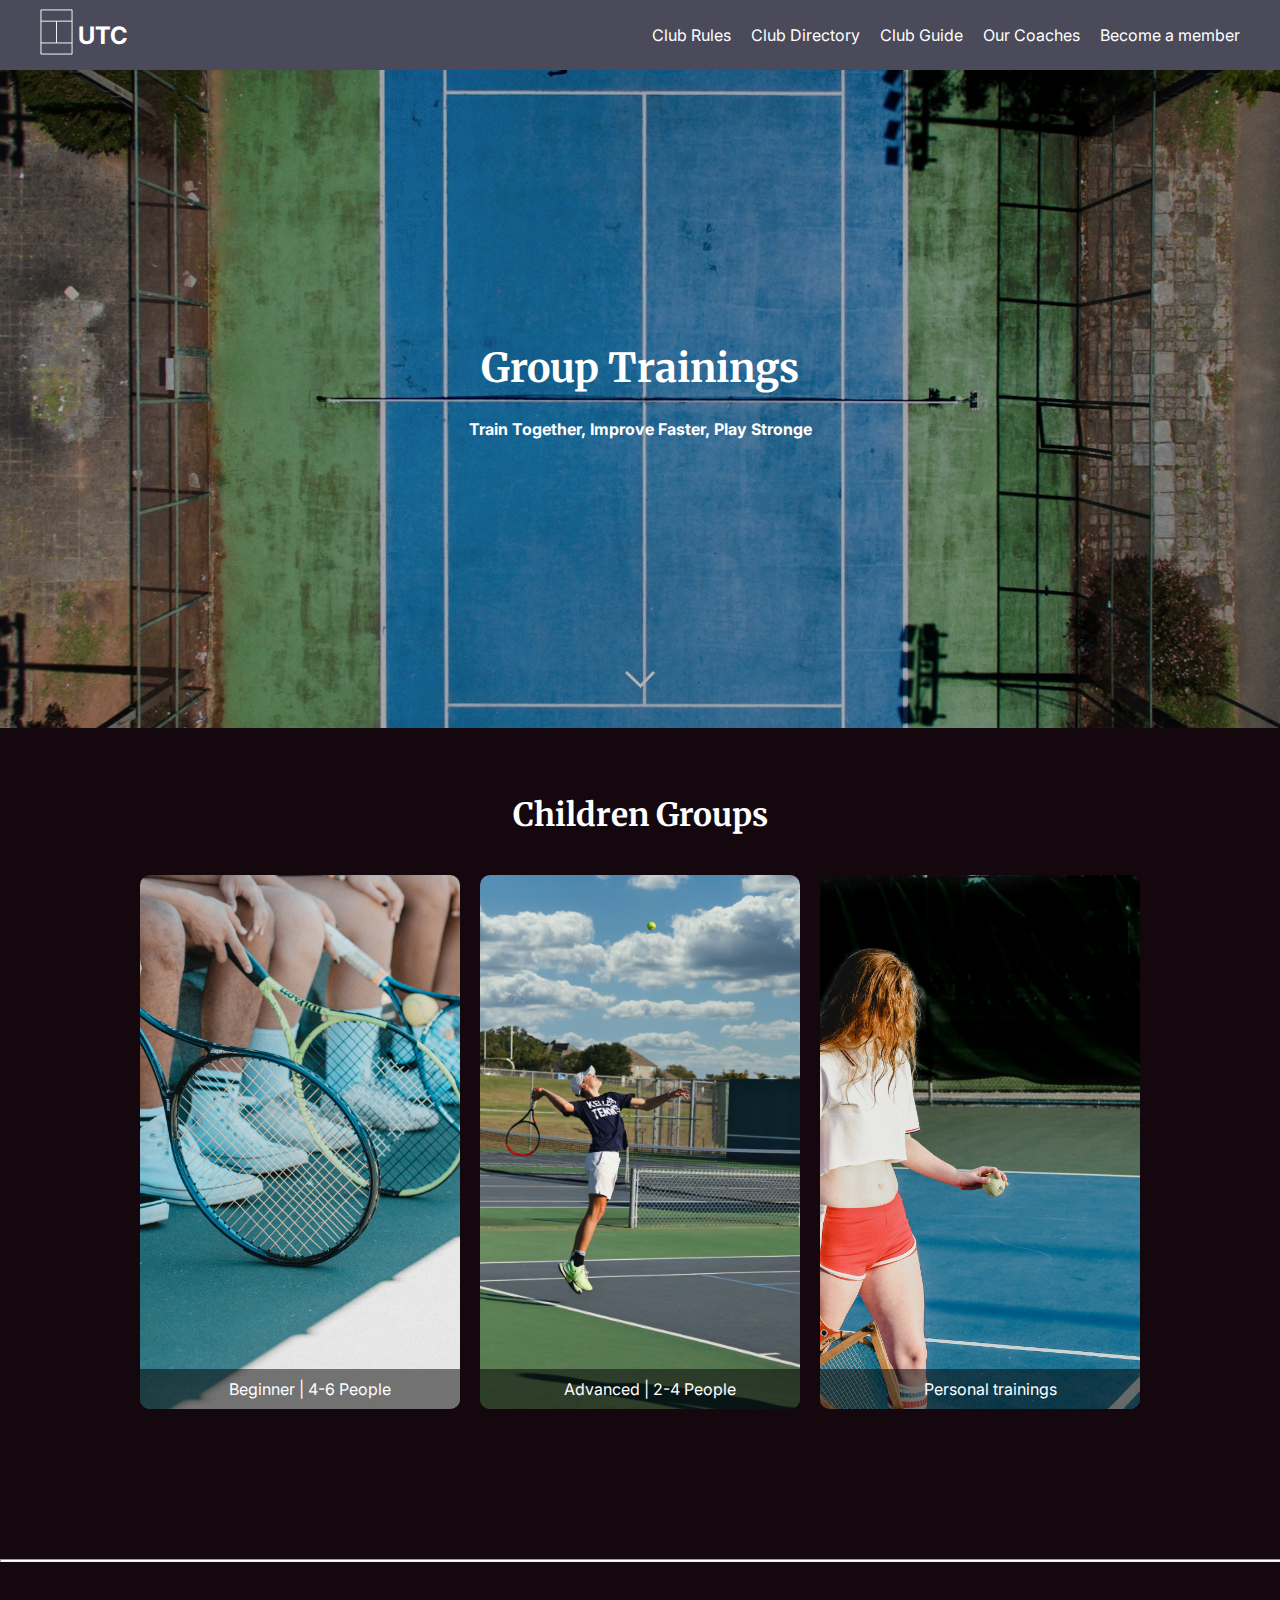
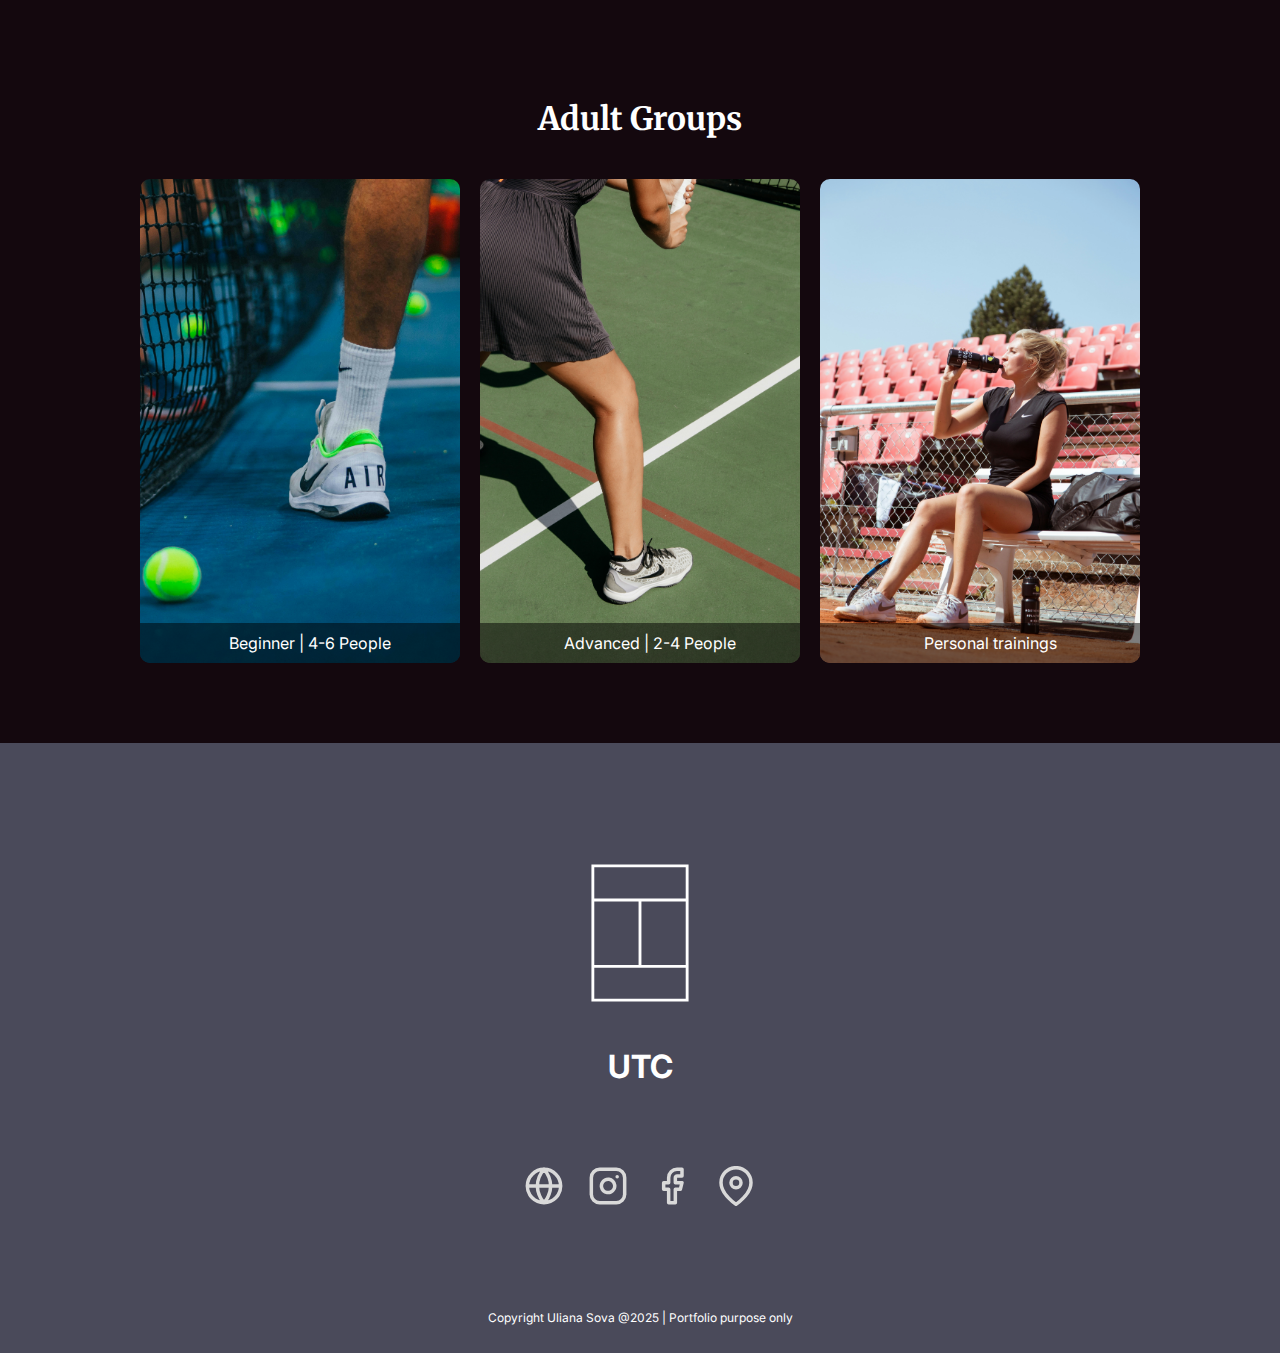
<file: group.html>
<!DOCTYPE html>
<html lang="en">
<head>
    <meta charset="UTF-8">
    <meta name="viewport" content="width=device-width, initial-scale=1.0">
    <title>UTC Club</title>

    <meta name="description" content="Join fun and skill-building group tennis classes at UTC Tennis Club.
    Open to kids, beginners, and adults in a friendly community setting.">
  
    <meta name="keywords" content="tennis, tennis club, group tennis classes, group tennis lessons,
    UTC tennis club, tennis classes for beginners, kids tennis, adult tennis, join a tennis group, tennis near me">

    <link href="https://fonts.googleapis.com/css2?family=Merriweather:wght@400;700&family=Inter:wght@400;500&display=swap" rel="stylesheet">
    <link href="group.css" rel="stylesheet">
</head>
<body>

    <header class="header">
    <nav class="navbar">
        <div class="logo">
            <a href="index.html">
                <img src="images/logo.svg" alt="Tennis court logo" width="33">
            </a>
                <a href="index.html">UTC</a>
        </div>
        <div class="nav-links">
            <a href="info.html">Club Rules</a>
            <a href="index.html#club_directory">Club Directory</a>
            <a href="index.html#club_guide">Club Guide</a>
            <a href="index.html#our_coaches">Our Coaches</a>
            <a href="index.html#membership">Become a member</a>
        </div>
        <div class="burger" id="burger">
            <img src="images/burger.svg" alt="Menu" width="30">
        </div>  
    </nav>
    </header>
    <main>

    <section class="hero">
        <div class="hero-text">
        <h1>Group Trainings</h1>
        <p>Train Together, Improve Faster, Play Stronge</p>
        </div>
        <div class="arrow"><img src="images/arrow.svg" alt="Arrow"></a></div>
    </section>

    <section class="group children">
        <h2>Children Groups</h2>
        <div class="group-grid">
            <div class="group-item">
                    <img src="images/christian-tenguan-RNiK93wcz-U-unsplash.jpg" alt="Group 1">
                    <span>Beginner | 4-6 People</span>
            </div>  
            <div class="group-item"> 
                    <img src="images/braden-egli-k_H7OSg_fUs-unsplash.jpg" alt="Group 2">
                    <span>Advanced | 2-4 People</span>
            </div>
            <div class="group-item">
                <img src="images/gerardo-marrufo-NaWfMhBb9H4-unsplash.jpg" alt="Group 3">
                <span>Personal trainings</span>
            </div>
        </div>
    </section>
        <hr class="line">
    <section class="group adults">
        <h2>Adult Groups</h2>
        <div class="group-grid">
            <div class="group-item">
                    <img src="images/hermes-rivera-QVS5AmaRw74-unsplash.jpg" alt="Group 1">
                    <span>Beginner | 4-6 People</span>
            </div>  
            <div class="group-item"> 
                    <img src="images/julia-kuzenkov--nuS_ubhGrQ-unsplash.jpg" alt="Group 2">
                    <span>Advanced | 2-4 People</span>
            </div>
            <div class="group-item">
                <img src="images/matteo-sonning-Sit8j9Pfipo-unsplash.jpg" alt="Group 3">
                <span>Personal trainings</span>
            </div>
        </div>

    </section>
    </main>


    <footer class="footer">
        <div class="footer-logo">
        <a href="#">
            <img src="images/logo.svg" alt="Tennis court logo" width="100">
        </a>
    </div>
        <div class="footer-logo-text"><a href="#">UTC</a></div>
        <div class="socials-grid">
            <a href="index.html" target="_blank"><img src="images/Website.svg" alt="Website"></a>
            <a href="https://www.instagram.com"  target="_blank"><img src="images/Instagram.svg" alt="Instagram"></a>
            <a href="https://www.facebook.com"  target="_blank"><img src="images/Facebook.svg" alt="Facebook"></a>
            <a href="https://www.google.com/maps" target="_blank"><img src="images/Maps.svg" alt="Maps"></a>
        </div>
        <p>Copyright Uliana Sova @2025 | Portfolio purpose only</p>
    </footer>
    </body>
    </html>
</file>
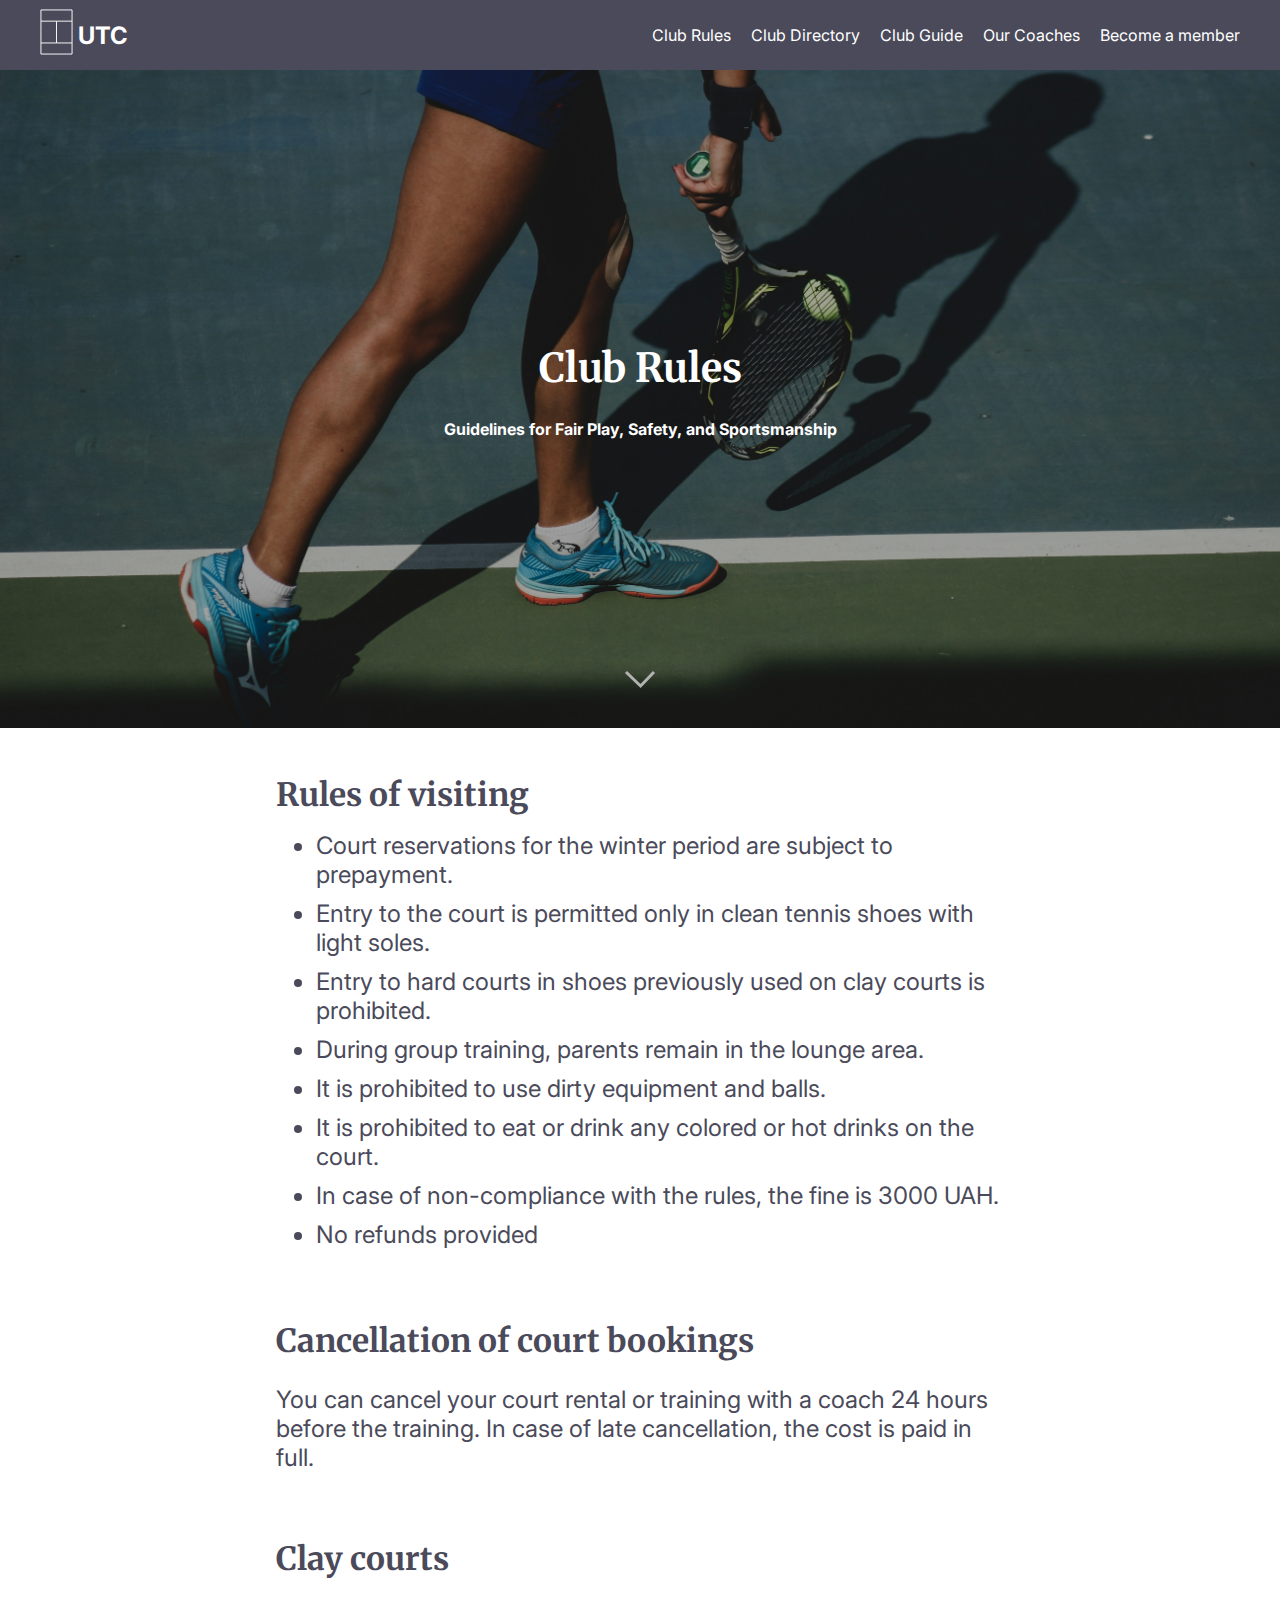
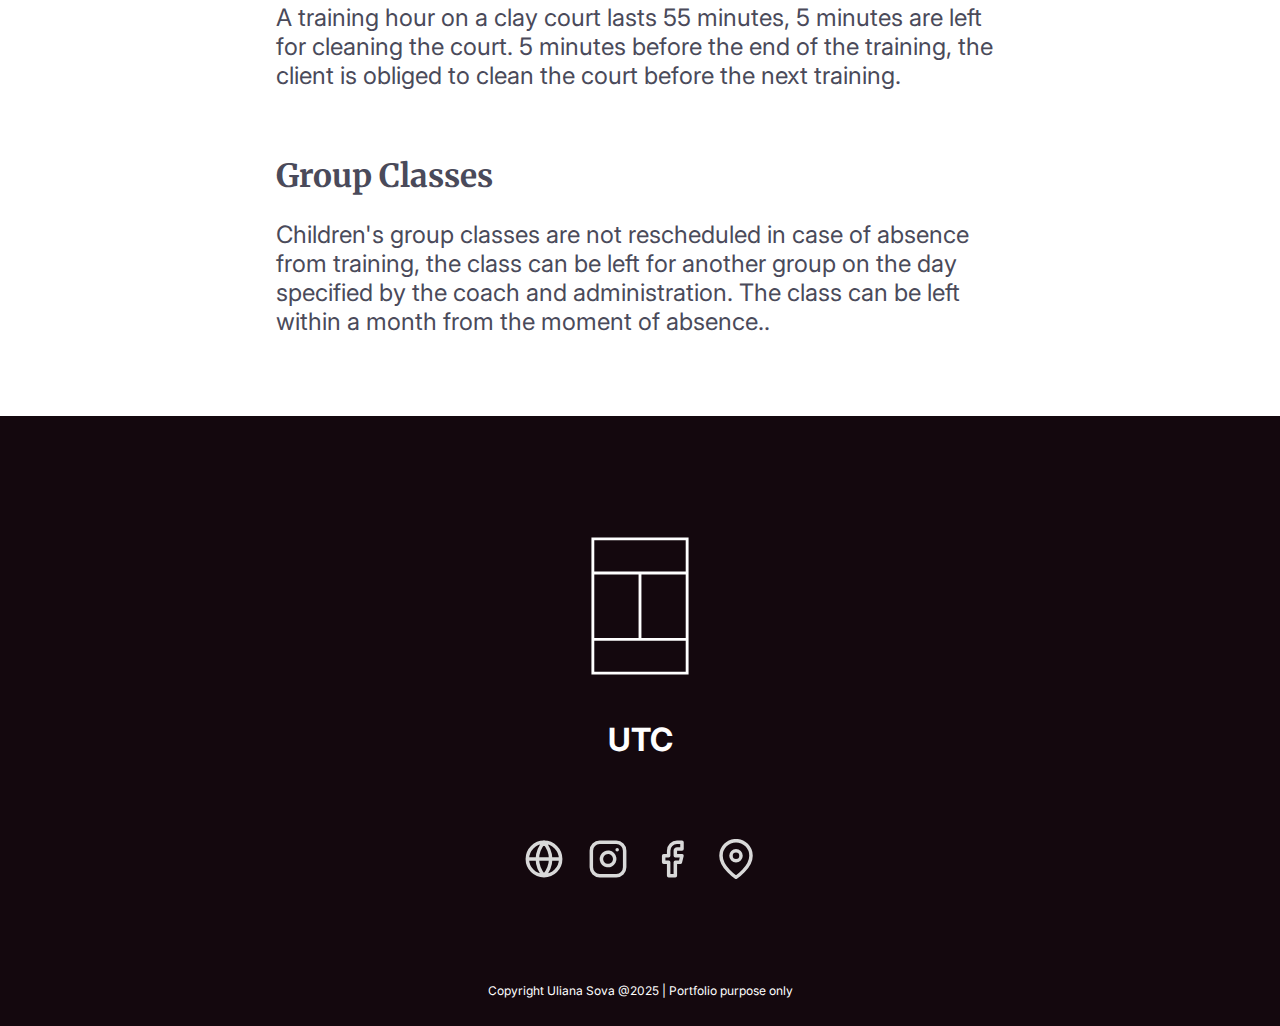
<file: info.html>
<!DOCTYPE html>
<html lang="en">
<head>
    <meta charset="UTF-8">
    <meta name="viewport" content="width=device-width, initial-scale=1.0">
    <title>UTC Club</title>

    <meta name="description" content="Read the rules and regulations for playing at UTC Tennis Club.
    Learn about court etiquette, booking policies, and membership conduct.">
  
    <meta name="keywords" content="tennis club rules, UTC tennis club rules, tennis court etiquette, booking rules,
    club policy, tennis membership rules, tennis court usage guidelines">

    <link href="https://fonts.googleapis.com/css2?family=Merriweather:wght@400;700&family=Inter:wght@400;500&display=swap" rel="stylesheet">
    <link href="info.css" rel="stylesheet">
</head>
<body>
<header class="header">
    <nav class="navbar">
        <div class="logo">
            <a href="index.html">
                <img src="images/logo.svg" alt="Tennis court logo" width="33">
            </a>
                <a href="index.html">UTC</a>
        </div>
        <div class="nav-links">
            <a href="info.html">Club Rules</a>
            <a href="index.html#club_directory">Club Directory</a>
            <a href="index.html#club_guide">Club Guide</a>
            <a href="index.html#our_coaches">Our Coaches</a>
            <a href="index.html#membership">Become a member</a>
        </div>
        <div class="burger" id="burger">
            <img src="images/burger.svg" alt="Menu" width="30">
        </div>  
    </nav>
</header>

    <main>

    <section class="hero">
        <div class="hero-text">
        <h1>Club Rules</h1>
        <p>Guidelines for Fair Play, Safety, and Sportsmanship</p>
        </div>
        <div class="arrow"><img src="images/arrow.svg" alt="Arrow"></a></div>
    </section>

    <section class="rules">
        <div class="rules-visiting">
            <h2>Rules of visiting</h2>
            <ul>
             <li>Court reservations for the winter period are subject to prepayment.</li>
             <li>Entry to the court is permitted only in clean tennis shoes with light soles.</li>
             <li>Entry to hard courts in shoes previously used on clay courts is prohibited.</li>
             <li>During group training, parents remain in the lounge area.</li>
             <li>It is prohibited to use dirty equipment and balls.</li>
             <li>It is prohibited to eat or drink any colored or hot drinks on the court.</li>
             <li>In case of non-compliance with the rules, the fine is 3000 UAH.</li>
             <li>No refunds provided</li>
            </ul>
        </div>
        <div class="rules-cancellation">
            <h2>Cancellation of court bookings</h2>
            <p>You can cancel your court rental or training with a coach 24 hours before the training. In case of late cancellation, the cost is paid in full.</p>
        </div>
        <div class="rules-clay">
            <h2>Clay courts</h2>
            <p>A training hour on a clay court lasts 55 minutes, 5 minutes are left for cleaning the court.
                5 minutes before the end of the training, the client is obliged to clean the court before the next training.</p>
        </div>
        <div class="rules-groups">
            <h2>Group Classes</h2>
            <p>Children's group classes are not rescheduled in case of absence from training, the class can be left for another group on the day specified by the coach and administration. The class can be left within a month from the moment of absence..</p>
        </div>
    </section>
    </main>

    <footer class="footer">
        <div class="footer-logo">
        <a href="#">
            <img src="images/logo.svg" alt="Tennis court logo" width="100">
        </a>
    </div>
        <div class="footer-logo-text"><a href="#">UTC</a></div>
        <div class="socials-grid">
            <a href="index.html" target="_blank"><img src="images/Website.svg" alt="Website"></a>
            <a href="https://www.instagram.com"  target="_blank"><img src="images/Instagram.svg" alt="Instagram"></a>
            <a href="https://www.facebook.com"  target="_blank"><img src="images/Facebook.svg" alt="Facebook"></a>
            <a href="https://www.google.com/maps" target="_blank"><img src="images/Maps.svg" alt="Maps"></a>
        </div>
        <p>Copyright Uliana Sova @2025 | Portfolio purpose only</p>
    </footer>
    </body>
    </html>
</file>
<file: group.css>
html{
    scroll-behavior: smooth;
}
body {
    background-color: #14080E;
    box-sizing: border-box;
    margin: 0;
    font-family: 'Inter', sans-serif;
    overflow-x: hidden;
}
.logo a{
    color: white;
    text-decoration: none;
    font-size: 24px;
    font-weight: bold;
    cursor: pointer;
}
.logo{
    margin-left: 20px;
    display: flex;
    justify-content: center;
    align-items: center;
    gap: 5px;
}
.navbar {
    display: flex;
    justify-content: space-between;
    align-items: center;
    background-color: #4a4a5a;
    padding: 10px 20px;
    color: white;
    height: 50px;
}
.nav-links {
    cursor: pointer;
    margin-left: auto;
    margin-right: 20px; 
    display: flex;
    gap: 20px;
}
.nav-links a {
    display: none;
    color: white;
    text-decoration: none;
    font-size: 16px;
    transition: color 0.3s ease;
}
.nav-links a:hover {
    color: #ccc;
}

.hero {
    position: relative;
    padding: 35px;
    background: url("images/rodrigo-kugnharski-DnaofMNz0HM-unsplash.jpg") no-repeat center center/cover;
}
.hero-text{
    position: relative;
    height: 525px;
    display: flex;
    flex-direction: column;
    justify-content: center;
    align-items: center;
    text-align: center;
    padding: 20px;
}
.hero::before {
    content: "";
    position: absolute;
    top: 0;
    left: 0;
    width: 100%;
    height: 100%;
    background: rgba(0, 0, 0, 0.3);
    z-index: 0;
}

.hero h1,
.navbar,
.nav-links{
    position: relative;
    z-index: 1;
}
.hero h1 {
    color : white;
    font-size: 40px;
    font-family: 'Merriweather', serif;
    font-size: 40px;
    margin-bottom: 10px;
}
.hero p {
    display: none;
    color: white;
    font-weight: bold;
    font-size: 16px;
    font-family: 'Inter', sans-serif;
    margin-bottom: 20px;
}
.arrow{
    text-align: center;
    align-items: baseline;
    color : white;
    font-size: 16px;
    animation: moveDownFade 2s infinite ease-in-out;
}

@keyframes moveDownFade {
    0% {
        transform: translateY(0);
        opacity: 1;
    }
    50% {
        transform: translateY(15px);
        opacity: 0;
    }
    100% {
        transform: translateY(0);
        opacity: 1;
    }
}

.group {
    text-align: center;
    padding: 40px 20px;
}
.group-grid {
    display: grid;
    grid-template-columns:  1fr;
    gap: 20px;
    padding: 20px;
    max-width: 1000px;
}
.group-item {
    height: 342px;
    width:100%;
    position: relative;
    border-radius: 10px;
    overflow: hidden;
    transition: transform 0.3s ease;
}
.group-item img {
    width: 100%;
    height: 100%;
    object-fit: cover;
}
.group-item span {
    position: absolute;
    bottom: 0;
    left: 0;
    width: 100%;
    background: rgba(0, 0, 0, 0.5);
    color: white;
    padding: 10px;
    text-align: center;
}
.group-item:nth-child(1) {
    grid-column: 1;  
    grid-row: 1;     
}

.group-item:nth-child(2) {
    grid-column: 1;  
    grid-row: 2;    
}

.group-item:nth-child(3) {
    grid-column: 1;  
    grid-row: 3; 
}
.group-item:hover{
    transform:translateY(-5px);
}
.group h2{
    font-family: 'Merriweather', serif;
    font-size: 32px;
    color : white;;
    margin-bottom: 20px;
}

.footer{
    height: 450px;
    text-align: center;
    padding: 80px;
    background-color:#4a4a5a;
    color: white;
}
.footer-logo{
    display: flex;
    justify-content: center;
    align-items: center;
    
}
.footer-logo-text{
    display: flex;
    justify-content: center;
    align-items: center;
    margin-bottom: 40px;
}
.footer-logo-text a{
    margin-bottom: 40px;
    font-weight: bold;
    font-size: 32px;
    color: white;
    text-decoration: none;
    cursor: pointer;
    text-decoration: none;
}
.footer-logo a{
    padding: 40px;
    color: white;
    cursor: pointer;
}
.footer p{
    margin-top: 100px;
    align-items: baseline;
    font-size: 12px;
}
.footer socials-grid{
    display: flex;
    flex-direction: row;
    justify-content: center;
    margin-top: 40px;
}
.socials-grid a{
    color: white;
    font-size: 16px;
    text-decoration: none;
    margin-bottom: 40px;
    margin-left: 10px;
    margin-right: 10px;
}
.line{
    width: 100%;
    height: 1px;
    background-color: white;
    margin-top: 70px;
    margin-bottom: 70px;
}

@media screen and (min-width: 744px) {
    .nav-links {
        cursor: pointer;
        margin-left: auto;
        margin-right: 20px; 
        display: flex;
        gap: 20px;
    }
    .nav-links a {
        display: flex;
        color: white;
        text-decoration: none;
        font-size: 16px;
        transition: color 0.3s ease;
    }
    .nav-links a:hover {
        color: #ccc;
    }

    .burger{
        display: none;
    }
    
    .hero p{
        display: flex;
    }
    .group-item {
        height: 100%;
        width: 100%;
        position: relative;
        border-radius: 10px;
        overflow: hidden;
    }
    .group-grid {
        display: grid;
        grid-template-columns:  1fr 1fr 1fr;
        grid-template-rows: auto auto;
        gap: 20px;
        padding: 20px;
        max-width: 1000px;
        margin: auto;
    }
    .group-item:nth-child(1) {
        grid-column: 1;
        grid-row: 1;
    }
    .group-item:nth-child(2) {
        grid-column: 2;
        grid-row: 1;
    }
    .group-item:nth-child(3) {
        grid-column: 3;
        grid-row: 1;
    }
    
}
</file>
<file: info.css>
html{
    scroll-behavior: smooth;
}
body {
    box-sizing: border-box;
    margin: 0;
    font-family: 'Inter', sans-serif;
    overflow-x: hidden;
}
.logo a{
    color: white;
    text-decoration: none;
    font-size: 24px;
    font-weight: bold;
    cursor: pointer;
}
.logo{
    margin-left: 20px;
    display: flex;
    justify-content: center;
    align-items: center;
    gap: 5px;
}
.navbar {
    display: flex;
    justify-content: space-between;
    align-items: center;
    background-color: #4a4a5a;
    padding: 10px 20px;
    color: white;
    height: 50px;
}
.nav-links {
    cursor: pointer;
    margin-left: auto;
    margin-right: 20px; 
    display: flex;
    gap: 20px;
}
.nav-links a {
    display: none;
    color: white;
    text-decoration: none;
    font-size: 16px;
    transition: color 0.3s ease;
}
.nav-links a:hover {
    color: #ccc;
}

.hero {
    position: relative;
    padding: 35px;
    background: url("images/renith-r-MLU_X1d3ofQ-unsplash.jpg") no-repeat center center/cover;
}
.hero-text{
    position: relative;
    height: 525px;
    display: flex;
    flex-direction: column;
    justify-content: center;
    align-items: center;
    text-align: center;
    padding: 20px;
}
.hero::before {
    content: "";
    position: absolute;
    top: 0;
    left: 0;
    width: 100%;
    height: 100%;
    background: rgba(0, 0, 0, 0.3);
    z-index: 0;
}
.hero h1,
.navbar,
.nav-links{
    position: relative;
    z-index: 1;
}
.hero h1 {
    color : white;
    font-size: 40px;
    font-family: 'Merriweather', serif;
    font-size: 40px;
    margin-bottom: 10px;
}
.hero p {
    display: none;
    color: white;
    font-weight: bold;
    font-size: 16px;
    font-family: 'Inter', sans-serif;
    margin-bottom: 20px;
}
.arrow{
    text-align: center;
    align-items: baseline;
    color : white;
    font-size: 16px;
    animation: moveDownFade 2s infinite ease-in-out;
}
@keyframes moveDownFade {
    0% {
        transform: translateY(0);
        opacity: 1;
    }
    50% {
        transform: translateY(15px);
        opacity: 0;
    }
    100% {
        transform: translateY(0);
        opacity: 1;
    }
}

.rules {
    justify-content: center;
    color: #4a4a5a;
    display: flex;
    flex-direction: column;
    align-items: center;
    padding: 20px;
    background-color: #ffffff;
    margin-left: 15%;
    margin-right: 15%;
    text-align: left;
    row-gap: 30px;
    margin-bottom: 50px;
}
.rules h2 {
    font-family: 'Merriweather', serif;
    font-size: 24px;
    margin-bottom: 10px;
}
.rules ul > li {
    font-family: 'Inter', sans-serif;
    font-size: 16px;
    margin-bottom: 10px;
}

.rules p{
    font-family: 'Inter', sans-serif;
    font-size: 16px;
    margin-bottom: 10px;
}

.footer{
    height: 450px;
    text-align: center;
    padding: 80px;
    background-color: #14080E;
    color: white;
}
.footer-logo{
    display: flex;
    justify-content: center;
    align-items: center;
    
}
.footer-logo-text{
    display: flex;
    justify-content: center;
    align-items: center;
    margin-bottom: 40px;
}
.footer-logo-text a{
    margin-bottom: 40px;
    font-weight: bold;
    font-size: 32px;
    color: white;
    text-decoration: none;
    cursor: pointer;
    text-decoration: none;
}
.footer-logo a{
    padding: 40px;
    color: white;
    cursor: pointer;
}
.footer p{
    margin-top: 100px;
    align-items: baseline;
    font-size: 12px;
}
.footer socials-grid{
    display: flex;
    flex-direction: row;
    justify-content: center;
    margin-top: 40px;
}
.socials-grid a{
    color: white;
    font-size: 16px;
    text-decoration: none;
    margin-bottom: 40px;
    margin-left: 10px;
    margin-right: 10px;
}

@media screen and (min-width: 744px) {
    .nav-links {
        cursor: pointer;
        margin-left: auto;
        margin-right: 20px; 
        display: flex;
        gap: 20px;
    }
    .nav-links a {
        display: flex;
        color: white;
        text-decoration: none;
        font-size: 16px;
        transition: color 0.3s ease;
    }
    .nav-links a:hover {
        color: #ccc;
    }

    .burger{
        display: none;
    }
    
    .hero p{
        display: flex;
    }
    .rules{
        margin-left: 20%;
        margin-right: 20%;
    }
    .rules h2{
        font-size: 32px;
    }
    .rules p{
        font-size: 24px;
    }
    .rules ul > li {
        font-size: 24px;
    }
    
}
</file>
